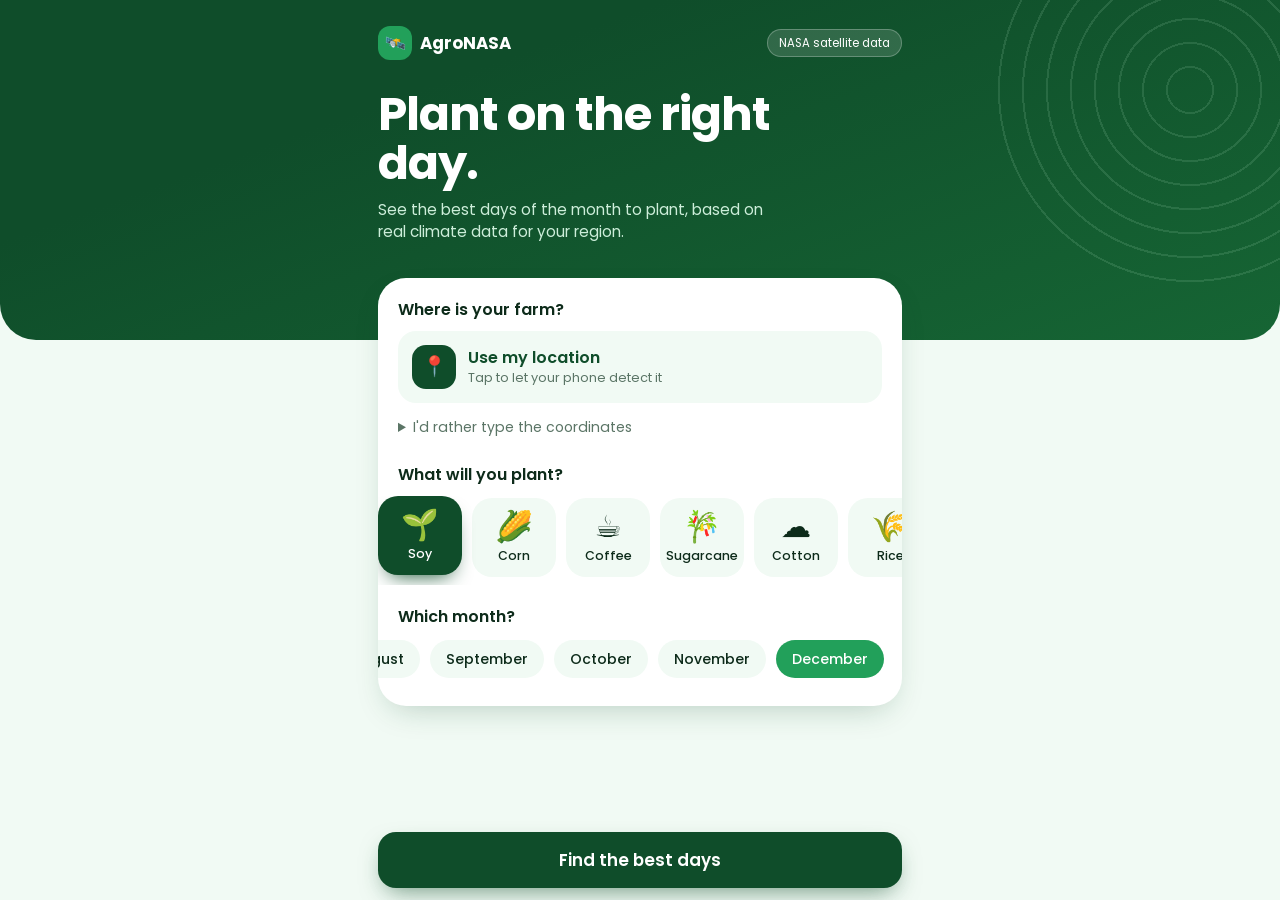
<file: agronasa-main/docs/index.html>
<!doctype html>
<html lang="en">
<head>
<meta charset="utf-8">
<meta name="viewport" content="width=device-width, initial-scale=1, viewport-fit=cover">
<meta name="theme-color" content="#0f4d2a">
<title>AgroNASA – When should you plant?</title>
<link rel="preconnect" href="https://fonts.googleapis.com"><link rel="preconnect" href="https://fonts.gstatic.com" crossorigin>
<link href="https://fonts.googleapis.com/css2?family=Poppins:wght@400;500;600;700&display=swap" rel="stylesheet">
<link rel="stylesheet" href="style.css">
</head>
<body>
<header class="hero">
  <div class="wrap">
    <div class="top"><div class="brand"><i>🛰️</i>AgroNASA</div><span class="pill">NASA satellite data</span></div>
    <h1>Plant on the right day.</h1>
    <p>See the best days of the month to plant, based on real climate data for your region.</p>
  </div>
</header>

<main class="wrap">
  <section class="card" aria-label="Find the best days">
    <div class="step">
      <h2>Where is your farm?</h2>
      <button class="loc" id="loc" type="button">
        <span class="ic">📍</span>
        <span id="locTxt">Use my location<small>Tap to let your phone detect it</small></span>
      </button>
      <details class="manual">
        <summary>I'd rather type the coordinates</summary>
        <div>
          <input id="lat" inputmode="decimal" placeholder="Latitude (-12.90)" aria-label="Latitude">
          <input id="lon" inputmode="decimal" placeholder="Longitude (-38.50)" aria-label="Longitude">
        </div>
      </details>
    </div>
    <div class="step">
      <h2>What will you plant?</h2>
      <div class="row" id="chips"></div>
    </div>
    <div class="step" style="margin-bottom:0">
      <h2>Which month?</h2>
      <div class="row" id="months"></div>
    </div>
    <div id="status" role="status" aria-live="polite"></div>
  </section>

  <div id="res" hidden>
    <section class="sec"><div class="best" id="best"></div></section>
    <section class="sec"><h2>🏆 Best days</h2><div class="days" id="top"></div></section>
    <section class="sec">
      <h2>📅 The whole month</h2>
      <div class="cal">
        <div class="grid" id="cal"></div>
        <div class="legend">
          <span><i style="background:var(--dk)"></i>Excellent</span><span><i style="background:var(--md)"></i>Good</span>
          <span><i style="background:var(--lt)"></i>Fair</span><span><i style="background:#e8eeea"></i>Avoid</span>
        </div>
        <div class="detail" id="detail"></div>
      </div>
    </section>
    <section class="sec" id="recent"></section>
    <p class="aviso" id="disclaimer"></p>
  </div>
</main>

<div class="bar"><button class="go" id="go" type="button">Find the best days</button></div>
<script src="engine.js"></script>
<script src="app.js"></script>
</body>
</html>
</file>
<file: agronasa-main/docs/style.css>
:root{--dk:#0f4d2a;--dk2:#166534;--md:#22a05a;--lt:#bff0cf;--tint:#f1faf4;--w:#fff;--ink:#0d2b1a;--mute:#5b7566;--sh:0 12px 32px -12px rgba(15,77,42,.28)}
*{box-sizing:border-box;margin:0}
body{font-family:Poppins,"Segoe UI",system-ui,sans-serif;background:var(--tint);color:var(--ink);line-height:1.45;-webkit-text-size-adjust:100%;padding-bottom:96px}
button,input{font:inherit;color:inherit}
:focus-visible{outline:3px solid var(--md);outline-offset:2px}
.wrap{max-width:560px;margin:0 auto;padding:0 18px}

.hero{background:linear-gradient(160deg,var(--dk) 30%,var(--dk2));color:var(--w);padding:26px 0 96px;position:relative;overflow:hidden;border-radius:0 0 36px 36px}
.hero:before{content:"";position:absolute;right:-120px;top:-120px;width:420px;height:420px;border-radius:50%;background:repeating-radial-gradient(circle,transparent 0 22px,rgba(191,240,207,.13) 22px 24px)}
.top{display:flex;justify-content:space-between;align-items:center;position:relative}
.brand{font-weight:700;font-size:1.05rem;display:flex;align-items:center;gap:8px}
.brand i{font-style:normal;background:var(--md);border-radius:12px;width:34px;height:34px;display:grid;place-items:center}
.pill{font-size:.72rem;background:rgba(255,255,255,.14);border:1px solid rgba(255,255,255,.25);padding:5px 11px;border-radius:99px}
.hero h1{font-size:clamp(2.1rem,10vw,2.9rem);line-height:1.05;margin:30px 0 12px;letter-spacing:-1px;max-width:9em;position:relative}
.hero p{color:#cdeeda;max-width:26em;font-size:.95rem;position:relative}

.card{background:var(--w);border-radius:28px;padding:20px;box-shadow:var(--sh);margin-top:-62px;position:relative}
.step{margin-bottom:20px}
.step h2,.sec h2{font-size:1rem;font-weight:600;margin-bottom:10px}
.loc{width:100%;display:flex;align-items:center;gap:12px;border:0;background:var(--tint);border-radius:18px;padding:14px;cursor:pointer;text-align:left;font-weight:600;color:var(--dk)}
.loc .ic{width:44px;height:44px;border-radius:14px;background:var(--dk);display:grid;place-items:center;font-size:1.25rem;flex:none}
.loc small{display:block;font-weight:400;color:var(--mute);font-size:.8rem}
.loc.ok{background:var(--lt)}
.manual{margin-top:8px;font-size:.88rem;color:var(--mute)}
.manual summary{cursor:pointer;padding:6px 0}
.manual div{display:flex;gap:8px;margin-top:6px}
.manual input{width:100%;padding:12px 14px;border:2px solid var(--lt);border-radius:14px;background:var(--w)}

.row{display:flex;gap:10px;overflow-x:auto;scroll-snap-type:x proximity;padding:2px 18px 8px;margin:0 -20px;scrollbar-width:none}
.row::-webkit-scrollbar{display:none}
.chip{flex:none;scroll-snap-align:start;width:84px;border:2px solid transparent;background:var(--tint);border-radius:20px;padding:12px 4px 10px;cursor:pointer;display:flex;flex-direction:column;align-items:center;gap:4px;font-size:.78rem;font-weight:500;transition:.15s}
.chip span{font-size:1.9rem;line-height:1}
.chip[aria-pressed=true]{background:var(--dk);color:var(--w);transform:translateY(-2px);box-shadow:0 10px 20px -10px var(--dk)}
.mp{flex:none;scroll-snap-align:start;border:0;background:var(--tint);border-radius:99px;padding:9px 16px;cursor:pointer;font-weight:500;font-size:.88rem}
.mp[aria-pressed=true]{background:var(--md);color:var(--w)}

.msg{margin-top:14px;padding:12px 14px;border-radius:14px;font-size:.88rem;background:var(--tint);color:var(--dk)}
.msg.err{border:2px solid var(--dk);background:var(--w)}
.bar{position:fixed;left:0;right:0;bottom:0;padding:12px 18px calc(12px + env(safe-area-inset-bottom,0px));background:rgba(241,250,244,.88);backdrop-filter:blur(12px);z-index:5}
.go{display:block;width:100%;max-width:524px;margin:0 auto;border:0;border-radius:18px;background:var(--dk);color:var(--w);font-weight:600;font-size:1.05rem;padding:16px;cursor:pointer;box-shadow:0 10px 24px -8px rgba(15,77,42,.6)}
.go:active{transform:scale(.98)}
.go:disabled{opacity:.65}
.spin{display:inline-block;width:1em;height:1em;border:3px solid #fff5;border-top-color:#fff;border-radius:50%;animation:r .8s linear infinite;vertical-align:-2px;margin-right:8px}
@keyframes r{to{transform:rotate(360deg)}}

.sec{margin-top:26px}
.best{background:linear-gradient(150deg,var(--dk),var(--dk2));color:var(--w);border-radius:28px;padding:20px;display:flex;gap:16px;align-items:center;box-shadow:var(--sh)}
.gauge{flex:none;width:92px;height:92px;border-radius:50%;display:grid;place-items:center;background:conic-gradient(var(--lt) calc(var(--p)*1%),rgba(255,255,255,.16) 0)}
.gauge b{width:72px;height:72px;border-radius:50%;background:var(--dk);display:grid;place-items:center;font-size:1.5rem}
.best small{color:#cdeeda;font-size:.82rem}
.best .big{font-size:1.4rem;font-weight:700;line-height:1.15;margin:3px 0}
.days{display:grid;gap:10px}
.day{display:flex;align-items:center;gap:14px;background:var(--w);border-radius:20px;padding:12px 14px;box-shadow:var(--sh)}
.day .n{width:54px;height:54px;border-radius:16px;background:var(--tint);display:grid;place-items:center;text-align:center;line-height:1;font-size:.72rem;color:var(--mute);flex:none}
.day .n b{display:block;font-size:1.35rem;color:var(--dk)}
.day .i{flex:1;font-size:.82rem;color:var(--mute)}
.day .i strong{display:block;color:var(--ink);font-size:.92rem}
.tag{font-size:.72rem;font-weight:600;border-radius:99px;padding:4px 10px;background:var(--lt);color:var(--dk)}
.cal{background:var(--w);border-radius:28px;padding:16px;box-shadow:var(--sh)}
.grid{display:grid;grid-template-columns:repeat(7,1fr);gap:6px}
.wd{text-align:center;font-size:.72rem;color:var(--mute);font-weight:600}
.c{aspect-ratio:1;border:0;border-radius:12px;font-weight:600;font-size:.88rem;cursor:pointer}
.c.excellent{background:var(--dk);color:var(--w)}.c.good{background:var(--md);color:var(--w)}.c.fair{background:var(--lt);color:var(--dk)}.c.poor{background:#e8eeea;color:#8a998f}.c.off{background:transparent;color:#b9c6be;cursor:default}
.c[aria-pressed=true]{outline:3px solid var(--ink);outline-offset:1px}
.legend{display:flex;flex-wrap:wrap;gap:12px;margin-top:14px;font-size:.76rem;color:var(--mute)}
.legend i{display:inline-block;width:12px;height:12px;border-radius:4px;margin-right:5px;vertical-align:-1px}
.detail{margin-top:14px;background:var(--tint);border-radius:16px;padding:12px 14px;font-size:.88rem}
.stats{display:grid;grid-template-columns:1fr 1fr;gap:10px}
.stat{background:var(--w);border-radius:20px;padding:14px;box-shadow:var(--sh)}
.stat b{display:block;font-size:1.3rem;color:var(--dk)}
.stat span{font-size:.78rem;color:var(--mute)}
.aviso{font-size:.76rem;color:var(--mute);margin:22px 0}
[hidden]{display:none!important}
@media (prefers-reduced-motion:reduce){*{animation:none!important;transition:none!important}}
</file>
